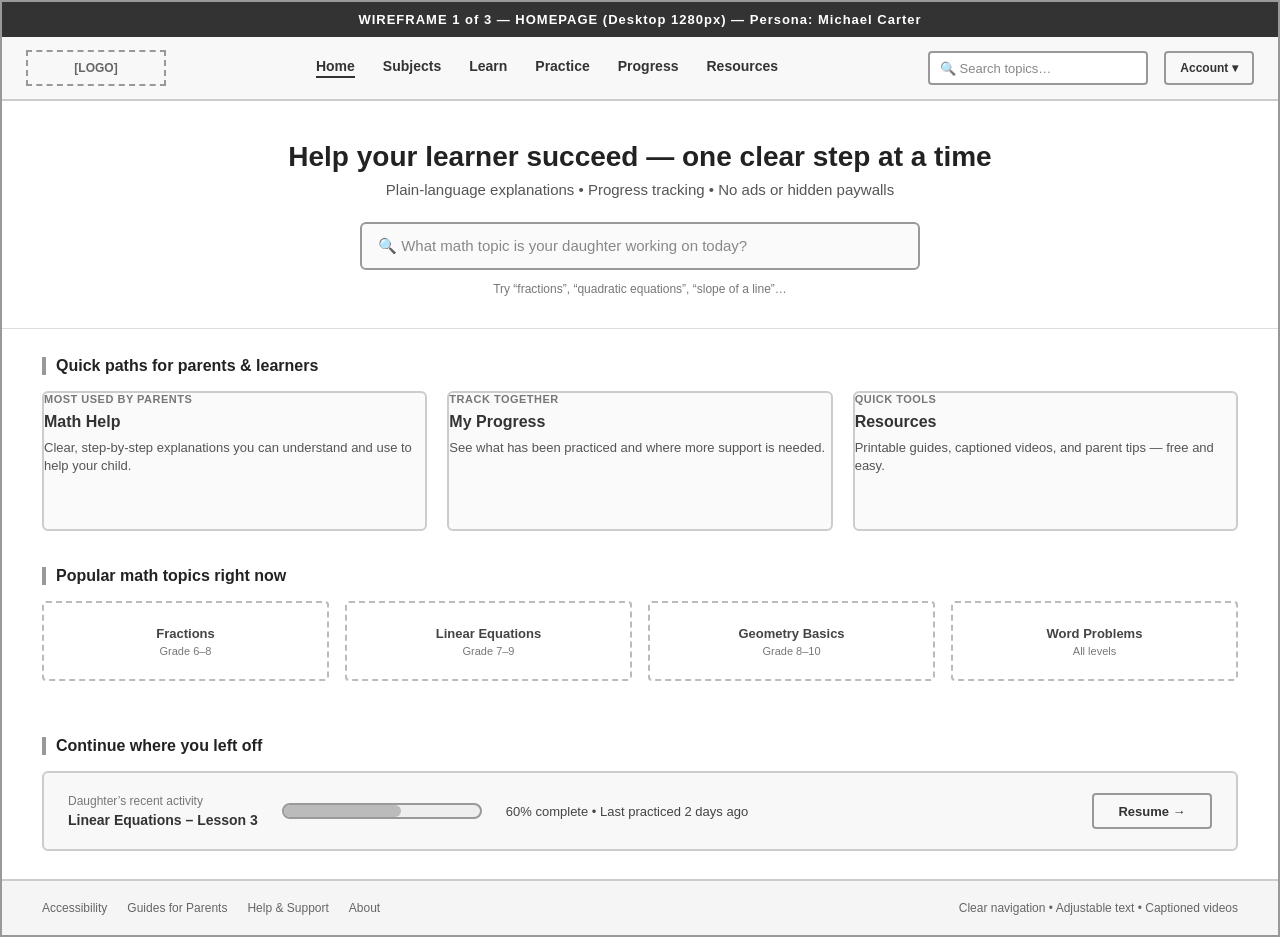
<file: Wireframes/index.html>
<!DOCTYPE html>
<!-- 	
		@author 	Dylan Gregory
 		@date		9-30-2026
 -->

<html lang="en">
	<head>
		<meta charset="UTF-8">
		<meta name="viewport" content="width=device-width, initial-scale=1.0">
		<title>Wireframe – Homepage | Educational Website</title>
		<link rel="stylesheet" href="styles.css">
	</head>

	<body>
		<div class="desktop">
			<div class="page-label">WIREFRAME 1 of 3 — HOMEPAGE (Desktop 1280px) — Persona: Michael Carter</div>

			<header class="header">
				<div class="logo">[LOGO]</div>
				<ul class="main-nav">
					<li class="active">Home</li>
					<li>Subjects</li>
					<li>Learn</li>
					<li>Practice</li>
					<li>Progress</li>
					<li>Resources</li>
				</ul>
				<div class="header-right">
					<div class="search-box">🔍  Search topics…</div>
					<div class="account">Account ▾</div>
				</div>
			</header>

			<section class="hero">
				<div class="hero-title">Help your learner succeed — one clear step at a time</div>
				<div class="hero-sub">Plain-language explanations • Progress tracking • No ads or hidden paywalls</div>
				<div class="big-search">🔍  What math topic is your daughter working on today?</div>
				<div class="search-hint">Try “fractions”, “quadratic equations”, “slope of a line”…</div>
			</section>

			<section class="section">
				<div class="section-title">Quick paths for parents & learners</div>
				<div class="card-row">
					<div class="card">
						<div class="card-label">Most Used by Parents</div>
						<div class="card-title">Math Help</div>
						<div class="card-desc">Clear, step-by-step explanations you can understand and use to help 
							your child.</div>
					</div>
					<div class="card">
						<div class="card-label">Track Together</div>
						<div class="card-title">My Progress</div>
						<div class="card-desc">See what has been practiced and where more support is needed.</div>
					</div>
					<div class="card">
						<div class="card-label">Quick Tools</div>
						<div class="card-title">Resources</div>
						<div class="card-desc">Printable guides, captioned videos, and parent tips — free 
							and easy.</div>
					</div>
				</div>
			</section>

			<section class="section" style="padding-top: 8px;">
				<div class="section-title">Popular math topics right now</div>
				<div class="math-row">
					<div class="topic-box">Fractions<span>Grade 6–8</span></div>
					<div class="topic-box">Linear Equations<span>Grade 7–9</span></div>
					<div class="topic-box">Geometry Basics<span>Grade 8–10</span></div>
					<div class="topic-box">Word Problems<span>All levels</span></div>
				</div>
			</section>

			<section class="section">
				<div class="section-title">Continue where you left off</div>
				<div class="progress-teaser">
					<div>
						<div style="font-size:12px;color:#777;margin-bottom:4px;">Daughter’s recent activity</div>
						<div style="font-weight:bold;font-size:14px;">Linear Equations – Lesson 3</div>
					</div>
					<div class="progress-bar-placeholder"></div>
					<div class="progress-text">60% complete • Last practiced 2 days ago</div>
					<div class="btn-outline">Resume →</div>
				</div>
			</section>

			<footer class="footer">
				<div class="footer-links">
					<span>Accessibility</span>
					<span>Guides for Parents</span>
					<span>Help & Support</span>
					<span>About</span>
				</div>
				<div>Clear navigation • Adjustable text • Captioned videos</div>
			</footer>
		</div>
	</body>
</html>
</file>
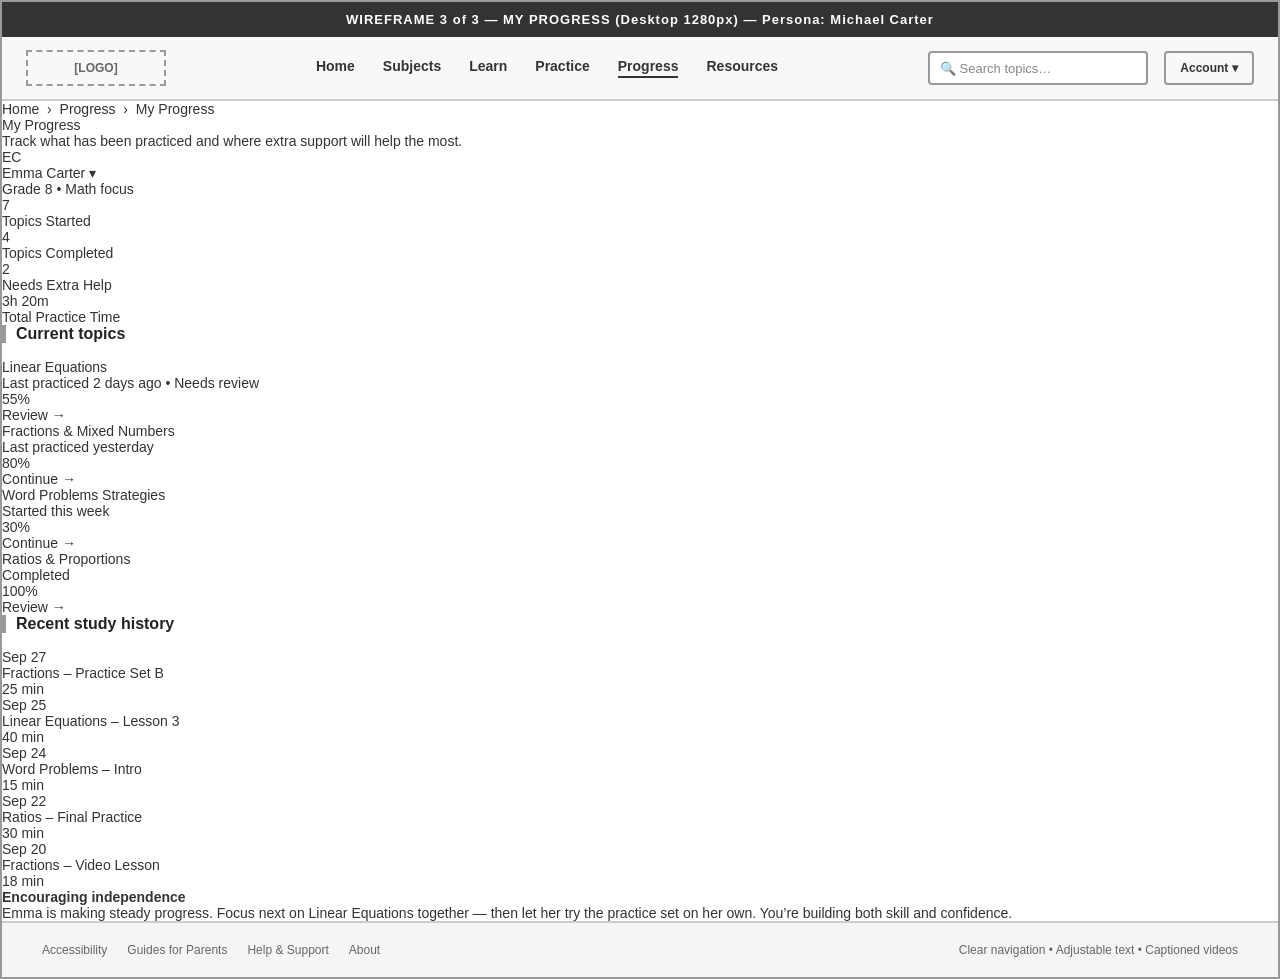
<file: Wireframes/progress.html>
<!DOCTYPE html>
<!-- 	
		@author 	Dylan Gregory
 		@date		9-30-2026
 -->

<html lang="en">
	<head>
		<meta charset="UTF-8">
		<meta name="viewport" content="width=device-width, initial-scale=1.0">
		<title>Wireframe – My Progress | Educational Website</title>
		<link rel="stylesheet" href="styles.css">
	</head>

	<body>
		<div class="desktop">
			<div class="page-label">WIREFRAME 3 of 3 — MY PROGRESS (Desktop 1280px) — Persona: Michael Carter</div>

			<header class="header">
				<div class="logo">[LOGO]</div>
				<ul class="main-nav">
					<li>Home</li>
					<li>Subjects</li>
					<li>Learn</li>
					<li>Practice</li>
					<li class="active">Progress</li>
					<li>Resources</li>
				</ul>
				<div class="header-right">
					<div class="search-box">🔍  Search topics…</div>
					<div class="account">Account ▾</div>
				</div>
			</header>

			<div class="breadcrumb">
				Home &nbsp;›&nbsp; Progress &nbsp;›&nbsp; <span>My Progress</span>
			</div>

			<div class="content">
				<div class="page-header">
					<div>
						<div class="page-title">My Progress</div>
						<div class="page-sub">Track what has been practiced and where extra support will help the most.</div>
					</div>
					<div class="learner-select">
						<div class="avatar">EC</div>
						<div>
							<div class="learner-name">Emma Carter ▾</div>
							<div class="learner-grade">Grade 8 • Math focus</div>
						</div>
					</div>
				</div>

				<div class="stats-row">
					<div class="stat-card">
						<div class="stat-number">7</div>
						<div class="stat-label">Topics Started</div>
					</div>
					<div class="stat-card">
						<div class="stat-number">4</div>
						<div class="stat-label">Topics Completed</div>
					</div>
					<div class="stat-card">
						<div class="stat-number">2</div>
						<div class="stat-label">Needs Extra Help</div>
					</div>
					<div class="stat-card">
						<div class="stat-number">3h 20m</div>
						<div class="stat-label">Total Practice Time</div>
					</div>
				</div>

				<div class="two-col">
					<div class="col">
						<div class="section-title">Current topics</div>

						<div class="progress-item needs-help">
							<div class="topic-info">
								<div class="topic-name">Linear Equations</div>
								<div class="topic-meta">Last practiced 2 days ago • Needs review</div>
							</div>
							<div class="bar-wrap">
								<div class="bar-bg"><div class="bar-fill" style="width:55%"></div></div>
								<div class="bar-label">55%</div>
							</div>
							<div class="btn-sm">Review →</div>
						</div>

						<div class="progress-item">
							<div class="topic-info">
								<div class="topic-name">Fractions & Mixed Numbers</div>
								<div class="topic-meta">Last practiced yesterday</div>
							</div>
							<div class="bar-wrap">
								<div class="bar-bg"><div class="bar-fill" style="width:80%"></div></div>
								<div class="bar-label">80%</div>
							</div>
							<div class="btn-sm">Continue →</div>
						</div>

						<div class="progress-item">
							<div class="topic-info">
								<div class="topic-name">Word Problems Strategies</div>
								<div class="topic-meta">Started this week</div>
							</div>
							<div class="bar-wrap">
								<div class="bar-bg"><div class="bar-fill" style="width:30%"></div></div>
								<div class="bar-label">30%</div>
							</div>
							<div class="btn-sm">Continue →</div>
						</div>

						<div class="progress-item">
							<div class="topic-info">
								<div class="topic-name">Ratios & Proportions</div>
								<div class="topic-meta">Completed</div>
							</div>
							<div class="bar-wrap">
								<div class="bar-bg"><div class="bar-fill" style="width:100%"></div></div>
								<div class="bar-label">100%</div>
							</div>
							<div class="btn-sm">Review →</div>
						</div>
					</div>

					<div class="col">
						<div class="section-title">Recent study history</div>

						<div class="history-item">
							<div class="history-date">Sep 27</div>
							<div class="history-topic">Fractions – Practice Set B</div>
							<div class="history-time">25 min</div>
						</div>
						<div class="history-item">
							<div class="history-date">Sep 25</div>
							<div class="history-topic">Linear Equations – Lesson 3</div>
							<div class="history-time">40 min</div>
						</div>
						<div class="history-item">
							<div class="history-date">Sep 24</div>
							<div class="history-topic">Word Problems – Intro</div>
							<div class="history-time">15 min</div>
						</div>
						<div class="history-item">
							<div class="history-date">Sep 22</div>
							<div class="history-topic">Ratios – Final Practice</div>
							<div class="history-time">30 min</div>
						</div>
						<div class="history-item">
							<div class="history-date">Sep 20</div>
							<div class="history-topic">Fractions – Video Lesson</div>
							<div class="history-time">18 min</div>
						</div>

						<div class="encourage">
							<strong>Encouraging independence</strong>
							<p>Emma is making steady progress. Focus next on Linear Equations together — then let 
								her try the practice set on her own. You’re building both skill and confidence.</p>
						</div>
					</div>
				</div>
			</div>

			<footer class="footer">
				<div class="footer-links">
					<span>Accessibility</span>
					<span>Guides for Parents</span>
					<span>Help & Support</span>
					<span>About</span>
				</div>
				<div>Clear navigation • Adjustable text • Captioned videos</div>
			</footer>
		</div>
	</body>
</html>
</file>
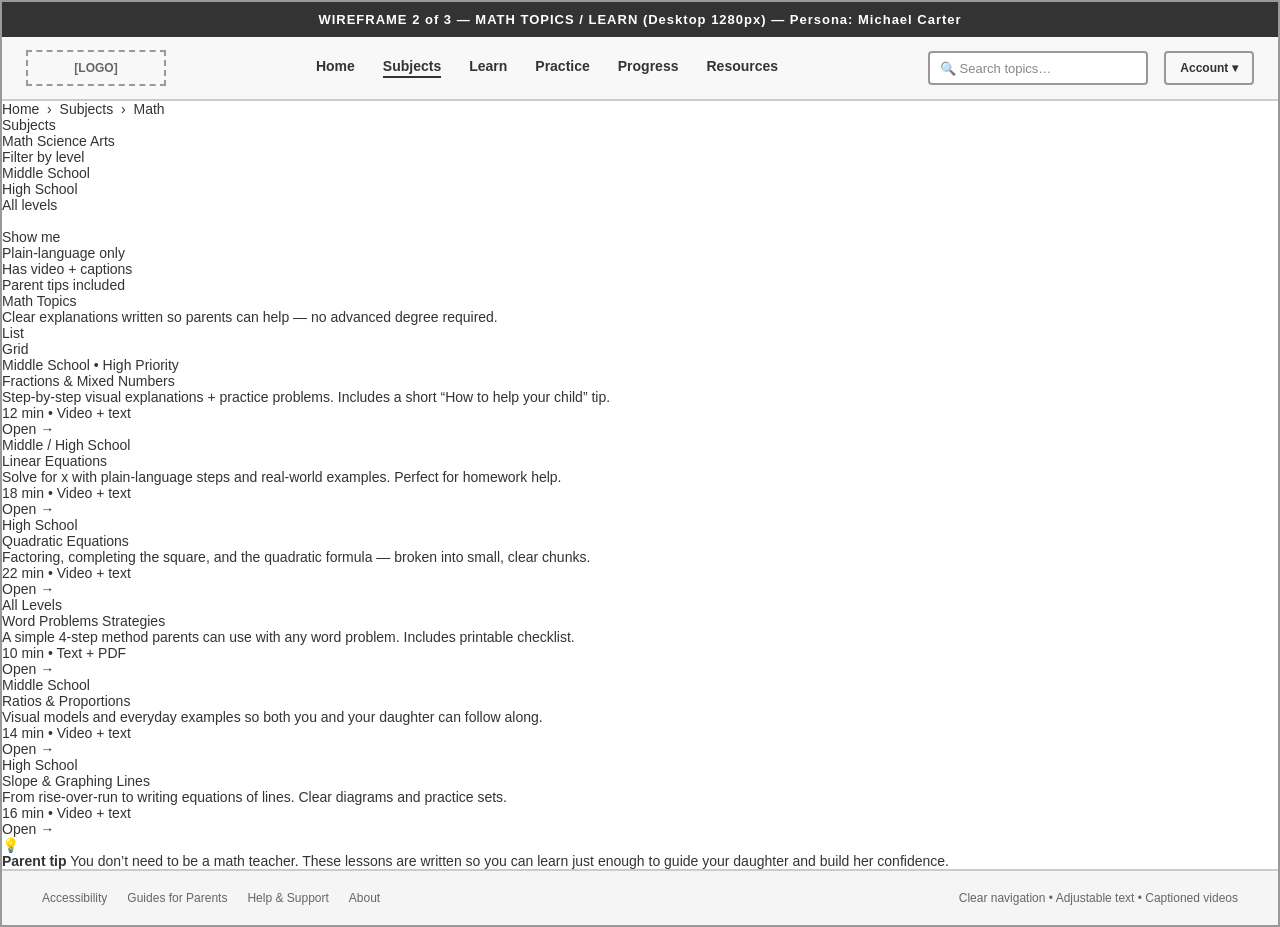
<file: Wireframes/topics.html>
<!DOCTYPE html>
<!-- 	
		@author 	Dylan Gregory
 		@date		9-30-2026
 -->

<html lang="en">
	<head>
		<meta charset="UTF-8">
		<meta name="viewport" content="width=device-width, initial-scale=1.0">
		<title>Wireframe – Math Topics / Learn | Educational Website</title>
		<link rel="stylesheet" href="styles.css">
	</head>

	<body>
		<div class="desktop">
			<div class="page-label">WIREFRAME 2 of 3 — MATH TOPICS / LEARN (Desktop 1280px) — Persona: Michael 
				Carter</div>

			<header class="header">
				<div class="logo">[LOGO]</div>
				<ul class="main-nav">
					<li>Home</li>
					<li class="active">Subjects</li>
					<li>Learn</li>
					<li>Practice</li>
					<li>Progress</li>
					<li>Resources</li>
				</ul>
				<div class="header-right">
					<div class="search-box">🔍  Search topics…</div>
					<div class="account">Account ▾</div>
				</div>
			</header>

			<div class="breadcrumb">
				Home &nbsp;›&nbsp; Subjects &nbsp;›&nbsp; <span>Math</span>
			</div>

			<div class="content-wrap">
				<aside class="sidebar">
					<div class="sidebar-title">Subjects</div>
					<a class="side-link active">Math</a>
					<a class="side-link">Science</a>
					<a class="side-link">Arts</a>

					<div class="filter-box">
						<div class="filter-title">Filter by level</div>
						<div class="check-item"><div class="check"></div> Middle School</div>
						<div class="check-item"><div class="check"></div> High School</div>
						<div class="check-item"><div class="check"></div> All levels</div>
					</div>

					<div class="filter-box" style="margin-top:16px;">
						<div class="filter-title">Show me</div>
						<div class="check-item"><div class="check"></div> Plain-language only</div>
						<div class="check-item"><div class="check"></div> Has video + captions</div>
						<div class="check-item"><div class="check"></div> Parent tips included</div>
					</div>
				</aside>

				<main class="main">
					<div class="page-header">
						<div>
							<div class="page-title">Math Topics</div>
							<div class="page-sub">Clear explanations written so parents can help — no advanced 
								degree required.</div>
						</div>
						<div class="view-toggle">
							<div class="toggle-btn active">List</div>
							<div class="toggle-btn">Grid</div>
						</div>
					</div>

					<div class="topic-grid">
						<div class="topic-card featured">
							<div class="topic-level">Middle School • High Priority</div>
							<div class="topic-name">Fractions & Mixed Numbers</div>
							<div class="topic-desc">Step-by-step visual explanations + practice problems. Includes 
								a short “How to help your child” tip.</div>
							<div class="topic-meta">
								<span>12 min • Video + text</span>
								<div class="btn-sm">Open →</div>
							</div>
						</div>

						<div class="topic-card">
							<div class="topic-level">Middle / High School</div>
							<div class="topic-name">Linear Equations</div>
							<div class="topic-desc">Solve for x with plain-language steps and real-world examples. 
								Perfect for homework help.</div>
							<div class="topic-meta">
								<span>18 min • Video + text</span>
								<div class="btn-sm">Open →</div>
							</div>
						</div>

						<div class="topic-card">
							<div class="topic-level">High School</div>
							<div class="topic-name">Quadratic Equations</div>
							<div class="topic-desc">Factoring, completing the square, and the quadratic formula — 
								broken into small, clear chunks.</div>
							<div class="topic-meta">
								<span>22 min • Video + text</span>
								<div class="btn-sm">Open →</div>
							</div>
						</div>

						<div class="topic-card">
							<div class="topic-level">All Levels</div>
							<div class="topic-name">Word Problems Strategies</div>
							<div class="topic-desc">A simple 4-step method parents can use with any word problem. 
								Includes printable checklist.</div>
							<div class="topic-meta">
								<span>10 min • Text + PDF</span>
								<div class="btn-sm">Open →</div>
							</div>
						</div>

						<div class="topic-card">
							<div class="topic-level">Middle School</div>
							<div class="topic-name">Ratios & Proportions</div>
							<div class="topic-desc">Visual models and everyday examples so both you and your 
								daughter can follow along.</div>
							<div class="topic-meta">
								<span>14 min • Video + text</span>
								<div class="btn-sm">Open →</div>
							</div>
						</div>

						<div class="topic-card">
							<div class="topic-level">High School</div>
							<div class="topic-name">Slope & Graphing Lines</div>
							<div class="topic-desc">From rise-over-run to writing equations of lines. Clear 
								diagrams and practice sets.</div>
							<div class="topic-meta">
								<span>16 min • Video + text</span>
								<div class="btn-sm">Open →</div>
							</div>
						</div>
					</div>

					<div class="parent-tip">
						<div class="tip-icon">💡</div>
						<div class="tip-text">
							<strong>Parent tip</strong>
							You don’t need to be a math teacher. These lessons are written so you can learn just 
							enough to guide your daughter and build her confidence.
						</div>
					</div>
				</main>
			</div>

			<footer class="footer">
				<div class="footer-links">
					<span>Accessibility</span>
					<span>Guides for Parents</span>
					<span>Help & Support</span>
					<span>About</span>
				</div>
				<div>Clear navigation • Adjustable text • Captioned videos</div>
			</footer>
		</div>
	</body>
</html>
</file>
<file: Wireframes/styles.css>
* { box-sizing: border-box; margin: 0; padding: 0; }
    body {
      -webkit-print-color-adjust: exact;
      print-color-adjust: exact;
      font-family: Arial, Helvetica, sans-serif;
      font-size: 14px;
      color: #333;
      background: #fff;
      display: flex;
      justify-content: center;
      padding: 0;
    }
    .desktop {
      width: 100%; max-width: 1280px;
      background: #fff;
      border: 2px solid #999;
      box-shadow: 0 4px 20px rgba(0,0,0,0.15);
    }
    /* Header */
    .header {
      display: flex;
      align-items: center;
      justify-content: space-between;
      padding: 12px 24px;
      border-bottom: 2px solid #ccc;
      background: #f8f8f8;
      height: 64px;
    }
    .logo {
      width: 140px;
      height: 36px;
      border: 2px dashed #999;
      display: flex;
      align-items: center;
      justify-content: center;
      font-size: 12px;
      color: #666;
      font-weight: bold;
    }
    .main-nav {
      display: flex;
      gap: 28px;
      list-style: none;
    }
    .main-nav li {
      font-weight: bold;
      font-size: 14px;
      color: #333;
      border-bottom: 2px solid transparent;
      padding-bottom: 2px;
    }
    .main-nav li.active {
      border-bottom: 2px solid #333;
    }
    .header-right {
      display: flex;
      align-items: center;
      gap: 16px;
    }
    .search-box {
      width: 220px;
      height: 34px;
      border: 2px solid #999;
      border-radius: 4px;
      display: flex;
      align-items: center;
      padding: 0 10px;
      color: #888;
      font-size: 13px;
      background: #fff;
    }
    .account {
      width: 90px;
      height: 34px;
      border: 2px solid #999;
      border-radius: 4px;
      display: flex;
      align-items: center;
      justify-content: center;
      font-size: 12px;
      font-weight: bold;
    }
    /* Hero / Search Section */
    .hero {
      padding: 40px 40px 32px;
      border-bottom: 1px solid #ddd;
      text-align: center;
    }
    .hero-title {
      font-size: 28px;
      font-weight: bold;
      margin-bottom: 8px;
      color: #222;
    }
    .hero-sub {
      font-size: 15px;
      color: #555;
      margin-bottom: 24px;
    }
    .big-search {
      width: 560px;
      height: 48px;
      border: 2px solid #999;
      border-radius: 6px;
      margin: 0 auto 12px;
      display: flex;
      align-items: center;
      padding: 0 16px;
      color: #888;
      font-size: 15px;
      background: #fafafa;
    }
    .search-hint {
      font-size: 12px;
      color: #777;
    }
    /* Quick Paths */
    .section {
      padding: 28px 40px;
    }
    .section-title {
      font-size: 16px;
      font-weight: bold;
      margin-bottom: 16px;
      color: #222;
      border-left: 4px solid #999;
      padding-left: 10px;
    }
    .card-row {
      display: flex;
      gap: 20px;
    }
    .card {
      flex: 1;
      border: 2px solid #ccc;
      border-radius: 6px;
      padding: 0;
      background: #fafafa;
      min-height: 140px;
    }
    .card-label {
      font-size: 11px;
      font-weight: bold;
      color: #777;
      text-transform: uppercase;
      letter-spacing: 0.5px;
      margin-bottom: 8px;
    }
    .card-title {
      font-size: 16px;
      font-weight: bold;
      margin-bottom: 8px;
    }
    .card-desc {
      font-size: 13px;
      color: #555;
      line-height: 1.4;
    }
    /* Featured Math */
    .math-row {
      display: flex;
      gap: 16px;
      margin-top: 8px;
    }
    .topic-box {
      flex: 1;
      border: 2px dashed #bbb;
      border-radius: 4px;
      height: 80px;
      display: flex;
      flex-direction: column;
      align-items: center;
      justify-content: center;
      background: #fff;
      font-size: 13px;
      font-weight: bold;
      color: #444;
    }
    .topic-box span {
      font-size: 11px;
      font-weight: normal;
      color: #777;
      margin-top: 4px;
    }
    /* Progress Teaser */
    .progress-teaser {
      display: flex;
      gap: 24px;
      align-items: center;
      border: 2px solid #ccc;
      border-radius: 6px;
      padding: 20px 24px;
      background: #f8f8f8;
    }
    .progress-bar-placeholder {
      width: 200px;
      height: 16px;
      border: 2px solid #999;
      border-radius: 8px;
      background: #eee;
      position: relative;
    }
    .progress-bar-placeholder::after {
      content: "";
      position: absolute;
      left: 0; top: 0; bottom: 0;
      width: 60%;
      background: #bbb;
      border-radius: 6px;
    }
    .progress-text {
      flex: 1;
      font-size: 13px;
      color: #444;
    }
    .btn-outline {
      width: 120px;
      height: 36px;
      border: 2px solid #999;
      border-radius: 4px;
      display: flex;
      align-items: center;
      justify-content: center;
      font-size: 13px;
      font-weight: bold;
    }
    /* Footer */
    .footer {
      border-top: 2px solid #ccc;
      padding: 20px 40px;
      background: #f5f5f5;
      display: flex;
      justify-content: space-between;
      align-items: center;
      font-size: 12px;
      color: #666;
    }
    .footer-links {
      display: flex;
      gap: 20px;
    }
    .annotation {
      position: absolute;
      background: #fff3cd;
      border: 1px solid #ffc107;
      padding: 4px 8px;
      font-size: 11px;
      color: #856404;
      border-radius: 3px;
      white-space: nowrap;
    }
    .page-label {
      text-align: center;
      padding: 10px;
      background: #333;
      color: #fff;
      font-size: 13px;
      font-weight: bold;
      letter-spacing: 1px;
    }
</file>
